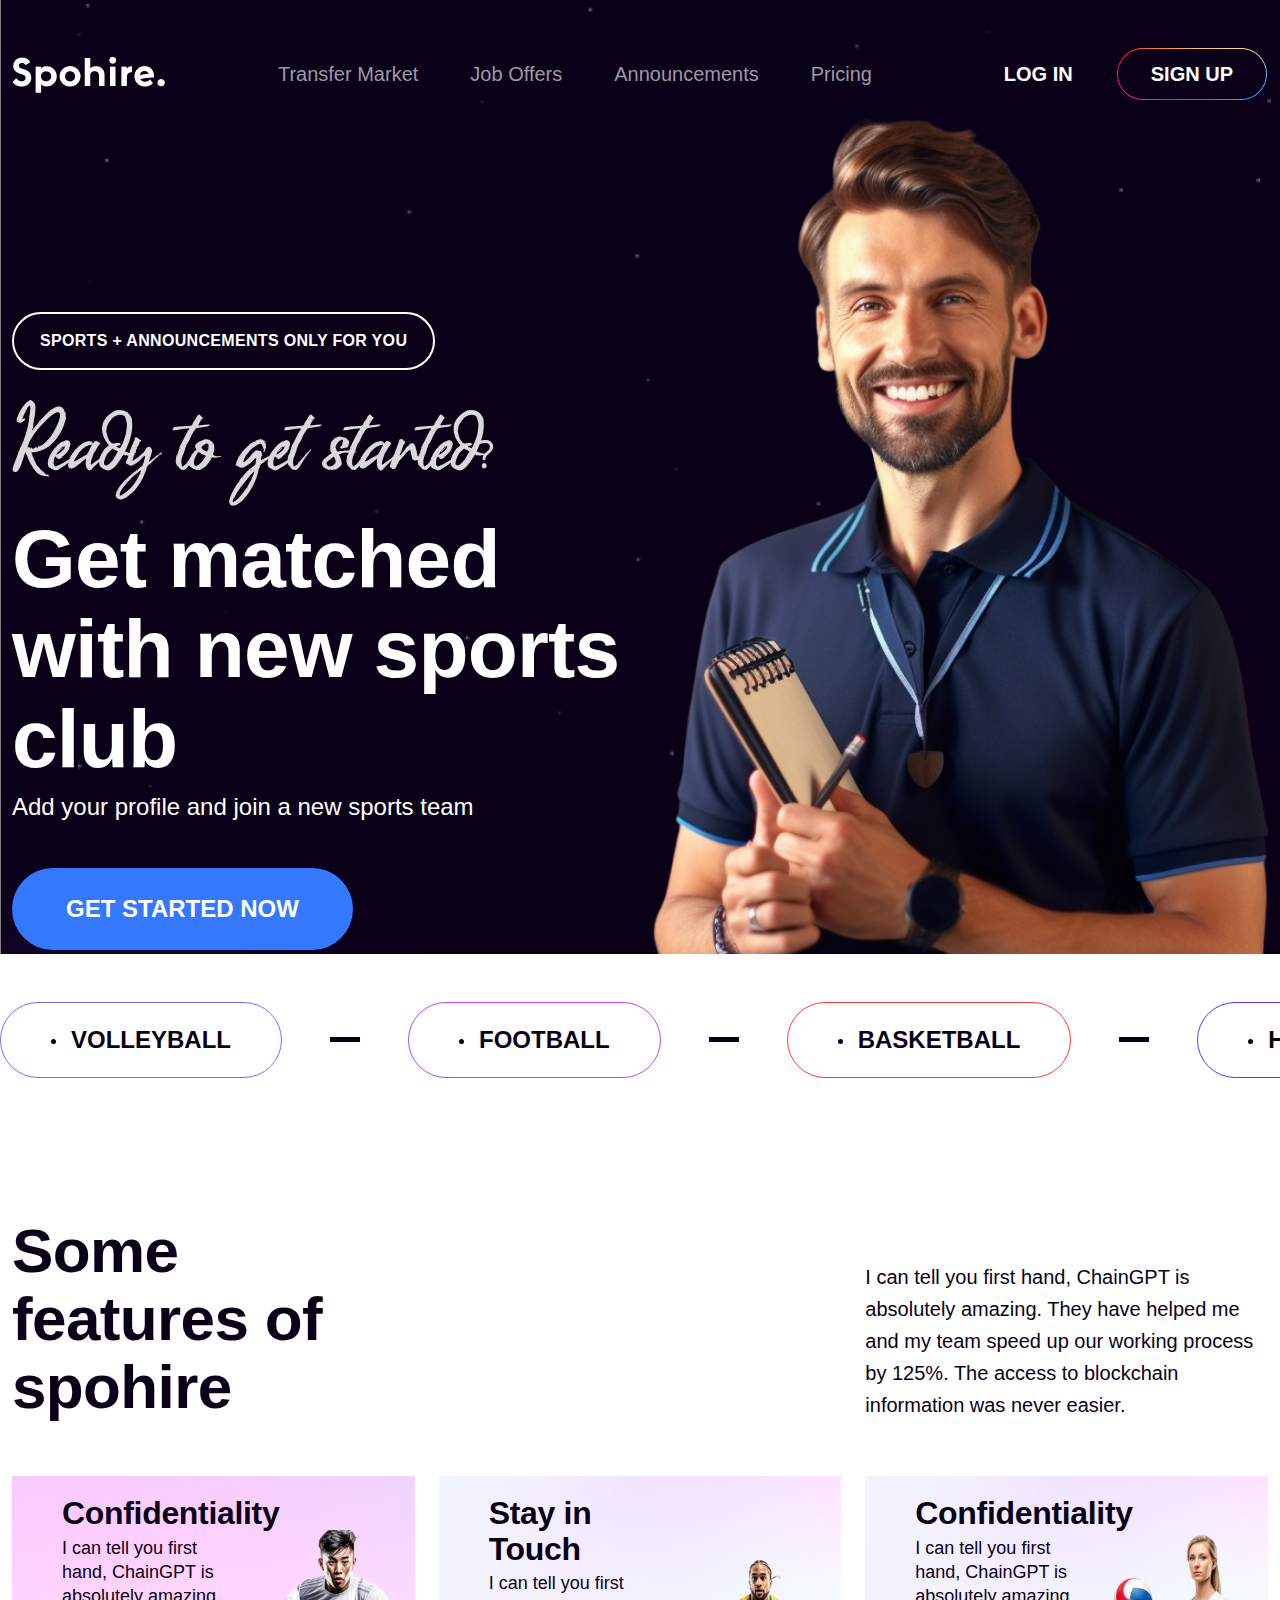
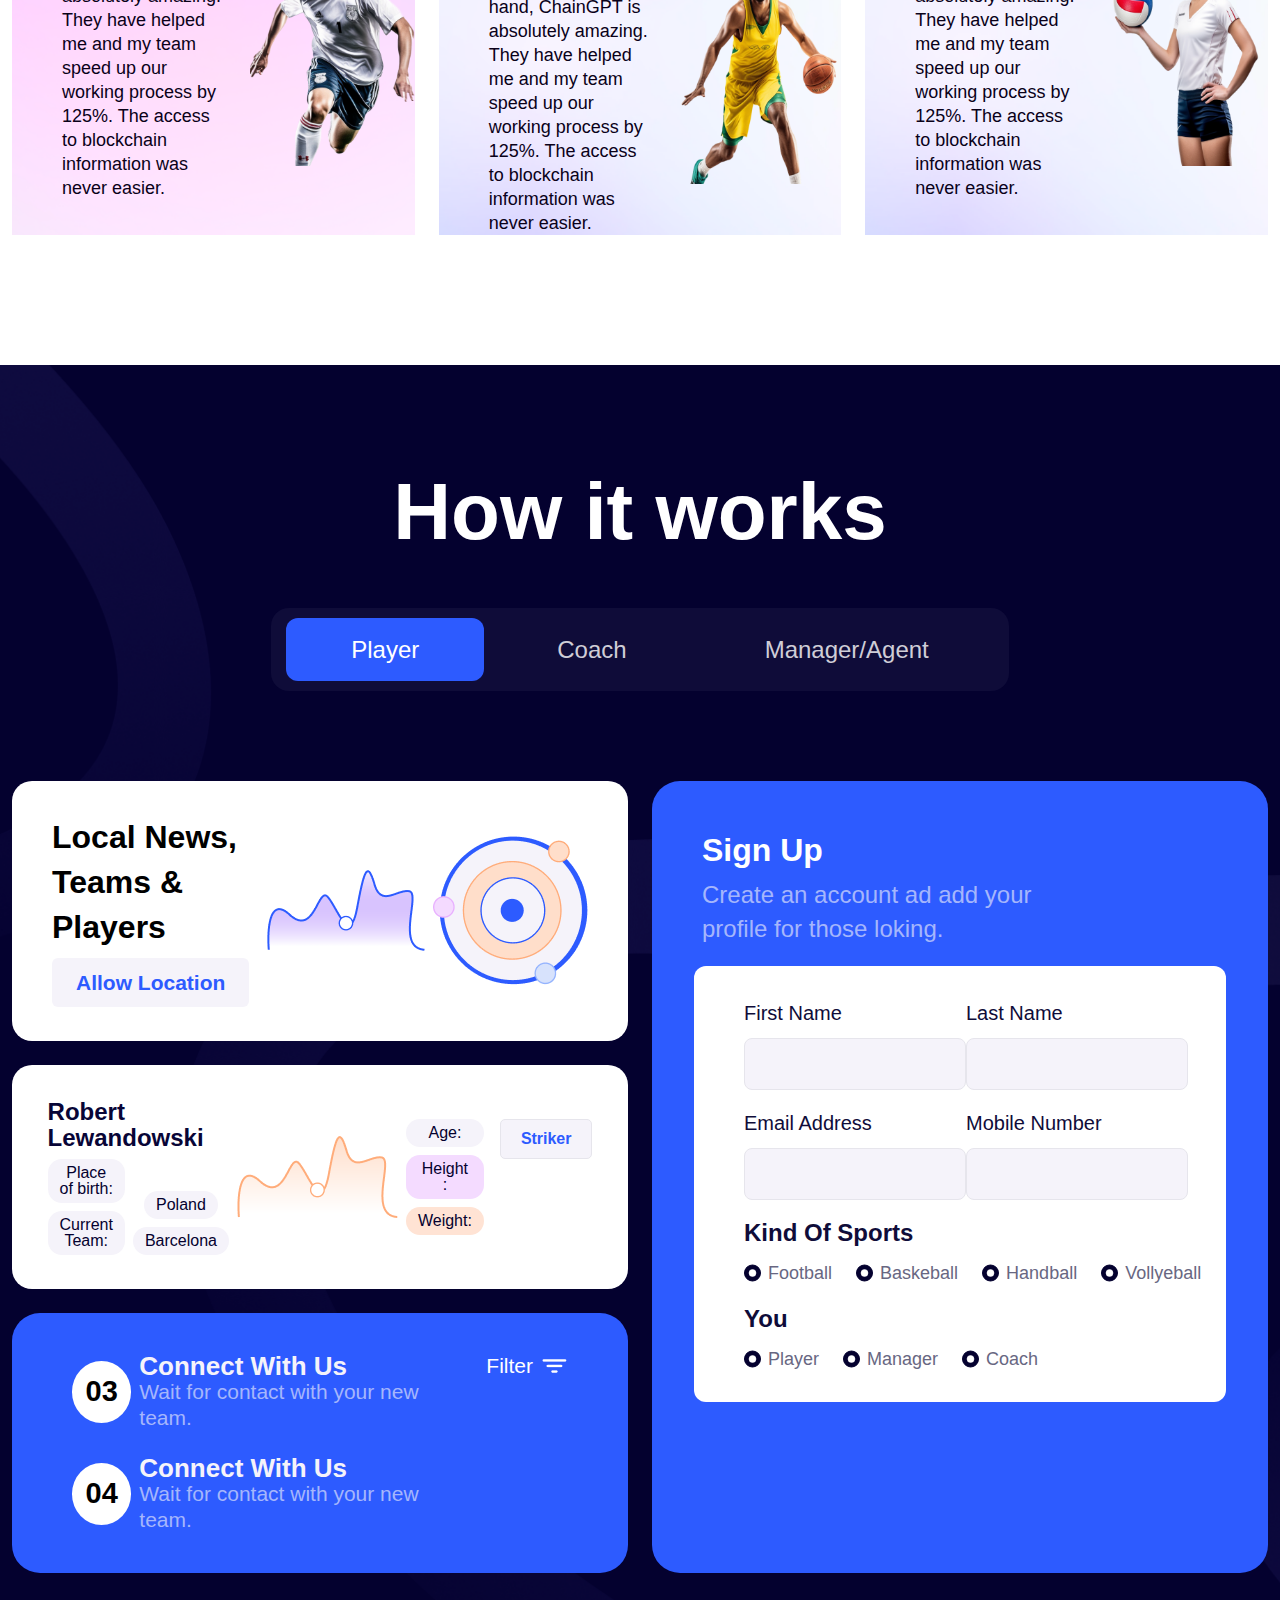
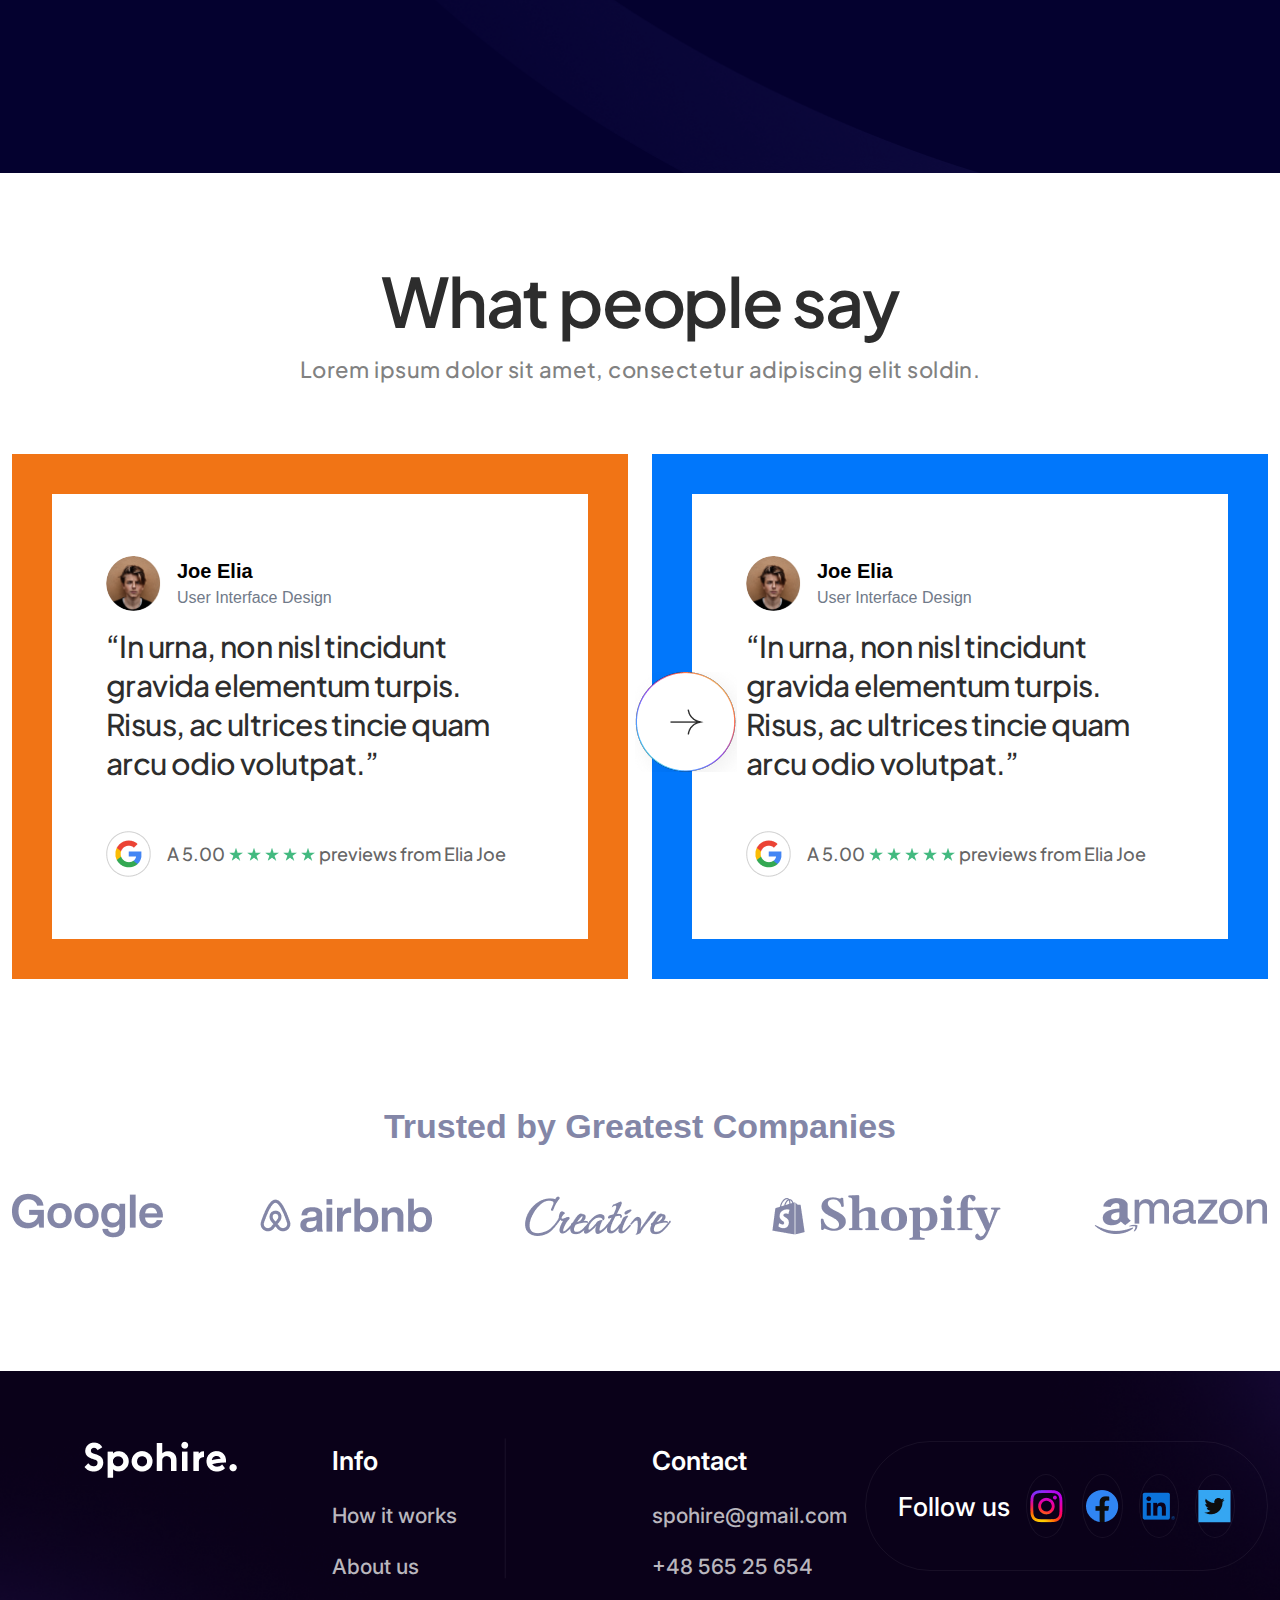
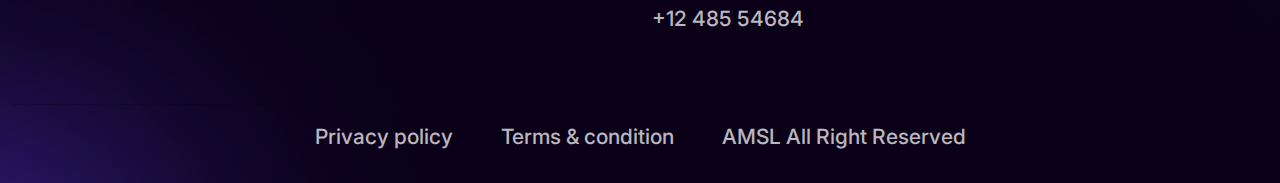
<file: index.html>
<!DOCTYPE html>
<html lang="en">

<head>
    <meta charset="UTF-8">
    <meta name="viewport" content="width=device-width, initial-scale=1.0">
    <link href="https://cdn.jsdelivr.net/npm/bootstrap@5.3.0/dist/css/bootstrap.min.css" rel="stylesheet">
    <link rel="stylesheet" href="https://cdnjs.cloudflare.com/ajax/libs/font-awesome/4.7.0/css/font-awesome.min.css">
    <link rel="shortcut icon" href="#" type="image/x-icon">
    <link rel="stylesheet" href="./css/style.css">
    <link rel="stylesheet" href="./css/responsive.css">
    <title>Home</title>
</head>

<body>
    <main>
        <div class="bgBanner">
            <header>
                <nav class="navbar navbar-expand-lg">
                    <div class="container">
                        <a class="navbar-brand" href="index.html">
                            <img src="./assets/logo.png" alt="Logo" />
                        </a>
                        <button class="navbar-toggler" type="button" data-bs-toggle="collapse"
                            data-bs-target="#navbarSupportedContent" aria-controls="navbarSupportedContent"
                            aria-expanded="false" aria-label="Toggle navigation">
                            <i class="fa fa-bars"></i>
                            <!-- <span class="navbar-toggler-icon"></span> -->
                        </button>
                        <div class="collapse navbar-collapse" id="navbarSupportedContent">
                            <ul class="navbar-nav mx-auto mb-2 mb-lg-0">
                                <li class="nav-item">
                                    <a class="nav-link" href="#">Transfer Market</a>
                                </li>
                                <li class="nav-item">
                                    <a class="nav-link" href="#">Job Offers</a>
                                </li>
                                <li class="nav-item">
                                    <a class="nav-link" href="#">Announcements</a>
                                </li>
                                <li class="nav-item">
                                    <a class="nav-link" href="#">Pricing</a>
                                </li>
                            </ul>
                            <form class="d-flex flex-column flex-lg-row align-items-center gap-2">
                                <button class="logIn">Log in</button>
                                <button class="authBtn btnNone">
                                    <a href="#signUp" type="submit">Sign Up</a>
                                </button>
                            </form>
                        </div>
                    </div>
                </nav>
            </header>



            <!-- Banner Section Start -->
            <section class="banner mb_40">
                <div class="container">
                    <div class="row">
                        <div class="col-12 col-md-6">
                            <div class="bannerContent">
                                <span>Sports + Announcements only for you</span>
                                <img class="mb-2 img-fluid" src="./assets/readytoget.png" alt="Ready to get">
                                <h1>
                                    Get matched with new sports club
                                </h1>
                                <p>Add your profile and join a new sports team</p>
                                <a href="#">Get Started Now</a>
                            </div>
                        </div>
                        <div class="col-12 col-md-6">
                            <div class="text-center">
                                <img class="img-fluid" src="./assets/bannerImg.png" alt="Banner" />
                            </div>
                        </div>
                    </div>
                </div>
            </section>
            <!-- Banner Section End-->
        </div>

        <!-- slider Start -->
        <section class="all_mb">
            <div class="marque-container">
                <div class="moving">
                    <div class="d-flex align-items-center gap-5 ">
                        <div class="playTxt" style="border: 1px solid #6B71FF;">
                            <span>
                                Volleyball
                            </span>
                        </div>
                        <div class="middleLine"></div>
                        <div class="playTxt" style="border: 1px solid #B844FF;">
                            <span>
                                Football
                            </span>
                        </div>
                        <div class="middleLine"></div>
                        <div class="playTxt" style="border: 1px solid #FF3636;">
                            <span>
                                BASKETBALL
                            </span>
                        </div>
                        <div class="middleLine"></div>
                        <div class="playTxt" style="border: 1px solid #563AFF;;">
                            <span>
                                Handball
                            </span>
                        </div>
                        <div class="middleLine"></div>
                        <div class="playTxt" style="border: 1px solid #75DB8B;">
                            <span>
                                Football
                            </span>
                        </div>
                    </div>
                </div>
            </div>
        </section>
        <!-- Slider End -->

        <!-- Features of spohire Start -->
        <section class="feature all_mb">
            <div class="container">
                <div class="featureTop">
                    <div class="row align-items-end mb_60 gy-3">
                        <div class="col-12 col-lg-4">
                            <h2>Some features of spohire</h2>
                        </div>
                        <div class="col-12 col-md-4"></div>
                        <div class="col-12 col-lg-4">
                            <p>I can tell you first hand, ChainGPT is absolutely amazing. They have helped me and my
                                team speed up our working process by 125%. The access to blockchain information was
                                never easier.</p>
                        </div>
                    </div>
                </div>
                <div class="featureBottom">
                    <div class="row gy-3 justify-content-center">
                        <div class="col-12 col-md-6 col-xl-4">
                            <div class="featureBoxStart h-100">
                                <div class="row align-items-center p-0">
                                    <div class="col-6">
                                        <h4 class="mb-1">Confidentiality</h4>
                                        <p>I can tell you first hand, ChainGPT is absolutely amazing. They have helped
                                            me
                                            and my team speed up our working process by 125%. The access to blockchain
                                            information was never easier.</p>
                                    </div>
                                    <div class="col-6">
                                        <img class="img-fluid" src="./assets/fearure1.png" alt="img">
                                    </div>
                                </div>
                            </div>
                        </div>
                        <div class="col-12 col-md-6 col-xl-4">
                            <div class="featureBoxMiddle h-100">
                                <div class="row align-items-center p-0">
                                    <div class="col-6">
                                        <h4 class="mb-1">Stay in Touch</h4>
                                        <p>
                                            I can tell you first hand, ChainGPT is absolutely amazing. They have
                                            helped
                                            me and my team speed up our working process by 125%. The access to
                                            blockchain information was never easier.
                                        </p>
                                    </div>
                                    <div class="col-6">
                                        <img class="img-fluid" src="./assets/fearure2.png" alt="img">
                                    </div>
                                </div>
                            </div>
                        </div>
                        <div class="col-12 col-md-6 col-xl-4 ">
                            <div class="featureBoxEnd h-100">
                                <div class="row align-items-center p-0">
                                    <div class="col-6">
                                        <h4 class="mb-1">Confidentiality</h4>
                                        <p>I can tell you first hand, ChainGPT is absolutely amazing. They have
                                            helped me
                                            and my team speed up our working process by 125%. The access to
                                            blockchain
                                            information was never easier.</p>
                                    </div>
                                    <div class="col-6">
                                        <img class="img-fluid" src="./assets/fearure3.png" alt="img">
                                    </div>
                                </div>
                            </div>
                        </div>
                    </div>
                </div>
            </div>
        </section>
        <!-- Features of spohire End -->

        <!-- How it works Start -->
        <div class="workBg">
            <section id="signUp">
                <div class="container Work_container">
                    <h3>How it works</h3>
                    <div
                        class="tabOutter d-flex flex-column flex-lg-row justify-content-center gap-2 align-items-center mx-auto">
                        <button class="btnaActive">Player</button>
                        <button>Coach</button>
                        <button>Manager/Agent</button>
                    </div>

                    <div class="row gy-4">
                        <div class="col-12 col-xl-6">
                            <div class="d-flex flex-column gap-4 h-100">
                                <div
                                    class="innerWhiteBox d-flex flex-column flex-lg-row justify-content-center align-items-center gap-2 w-100">
                                    <div class="local d-flex flex-column align-items-center align-items-lg-start">
                                        <p class="mb-2">
                                            Local News, Teams & Players
                                        </p>
                                        <button class="d-block">Allow Location</button>

                                    </div>
                                    <img class="img-fluid" src="./assets/local1.png" alt="img">
                                    <img class="img-fluid" src="./assets/local2.png" alt="img">
                                </div>

                                <div
                                    class="innerWhiteBox d-flex flex-column flex-lg-row justify-content-center align-items-center gap-2 w-100">
                                    <div class="playerBox">
                                        <p class="mb-2">
                                            Robert Lewandowski
                                        </p>
                                        <div class="d-flex justify-content-start gap-2">
                                            <div
                                                class="d-flex flex-column justify-content-start gap-2 align-items-center">
                                                <span>Place of birth:</span>
                                                <span>Current Team:</span>
                                            </div>
                                            <div
                                                class="d-flex flex-column justify-content-end gap-2 align-items-center">
                                                <span>Poland</span>
                                                <span>Barcelona</span>
                                            </div>
                                        </div>
                                    </div>
                                    <img class="img-fluid" src="./assets/robert.png" alt="img">
                                    <div class="detailBox d-flex justify-content-between align-items-start gap-3">
                                        <div class="d-flex flex-column justify-content-start gap-2">
                                            <span>Age:</span>
                                            <span style="background: #F4DBFF;">Height :</span>
                                            <span style="background: #FFE3D4;">Weight:</span>
                                        </div>
                                        <div>
                                            <p>Striker</p>
                                        </div>
                                    </div>
                                </div>

                                <div
                                    class="leftBlueBox d-flex flex-column-reverse flex-lg-row  justify-content-between align-items-start gap-4">
                                    <div class="d-flex flex-column gap-4">
                                        <div class="d-flex justify-content-start gap-2 align-items-center">
                                            <div class="numTag ">
                                                <p>03</p>
                                            </div>
                                            <div class="connect">
                                                <p>Connect With Us</p>
                                                <span class="d-block">Wait for contact with your new team.</span>
                                            </div>
                                        </div>
                                        <div class="d-flex justify-content-start gap-2 align-items-center">
                                            <div class="numTag ">
                                                <p>04</p>
                                            </div>
                                            <div class="connect">
                                                <p>Connect With Us</p>
                                                <span class="d-block">Wait for contact with your new team.</span>
                                            </div>
                                        </div>
                                    </div>
                                    <div>
                                        <button class="d-flex justify-content-center gap-2 align-items-center">
                                            Filter
                                            <img src="./assets/filter.png" alt="Filter">
                                        </button>
                                    </div>
                                </div>
                            </div>
                        </div>

                        <div class="col-12 col-xl-6">
                            <div class="howWorkRight h-100">
                                <div class="ps-2">
                                    <p>Sign Up</p>
                                    <span class="d-block">
                                        Create an account ad add your<br /> profile for those loking.
                                    </span>
                                </div>

                                <form>
                                    <div class="d-flex flex-column justify-content-start gap-3">
                                        <div
                                            class="txtInput d-flex flex-column flex-md-row justify-content-between align-items-center">
                                            <div>
                                                <label for="fName">First Name</label>
                                                <input type="text" name="firstName" id="fName">
                                            </div>
                                            <div>
                                                <label for="lName">Last Name</label>
                                                <input type="text" name="lastName" id="lName">
                                            </div>
                                        </div>
                                        <div
                                            class="txtInput d-flex flex-column flex-md-row justify-content-between align-items-center">
                                            <div>
                                                <label for="email">Email Address</label>
                                                <input type="email" name="email" id="email">
                                            </div>
                                            <div>
                                                <label for="cellNo">Mobile Number</label>
                                                <input type="text" name="phone" id="cellNo">
                                            </div>
                                        </div>
                                        <div>
                                            <p>
                                                Kind Of Sports
                                            </p>
                                            <div class="d-flex flex-column flex-md-row justify-content-start gap-4">
                                                <div class="playOption">
                                                    <div>
                                                        <input type="radio" name="football" id="football">
                                                        <label for="football">
                                                            Football
                                                        </label>
                                                    </div>
                                                </div>

                                                <div class="playOption">
                                                    <div>
                                                        <input type="radio" name="Baskeball" id="baskeball">
                                                        <label for="baskeball">
                                                            Baskeball
                                                        </label>
                                                    </div>
                                                </div>

                                                <div class="playOption">
                                                    <div>
                                                        <input type="radio" name="handball" id="handball">
                                                        <label for="handball">
                                                            Handball
                                                        </label>
                                                    </div>
                                                </div>

                                                <div class="playOption">
                                                    <div>
                                                        <input type="radio" name="vollyeball" id="vollyeball">
                                                        <label for="vollyeball">
                                                            Vollyeball
                                                        </label>
                                                    </div>
                                                </div>
                                            </div>
                                        </div>
                                        <div>
                                            <p>You</p>
                                            <div class="d-flex flex-column flex-md-row justify-content-start gap-4">
                                                <div class="playOption">
                                                    <div>
                                                        <input type="radio" name="player" id="player">
                                                        <label for="player">
                                                            Player
                                                        </label>
                                                    </div>
                                                </div>

                                                <div class="playOption">
                                                    <div>
                                                        <input type="radio" name="manager" id="manager">
                                                        <label for="manager">
                                                            Manager
                                                        </label>
                                                    </div>
                                                </div>

                                                <div class="playOption">
                                                    <div>
                                                        <input type="radio" name="coach" id="coach">
                                                        <label for="coach">
                                                            Coach
                                                        </label>
                                                    </div>
                                                </div>


                                            </div>
                                        </div>
                                    </div>
                                </form>
                            </div>
                        </div>
                    </div>
                </div>
            </section>
        </div>
        <!-- How it works End -->

        <!-- What people say Start -->
        <section>
            <div class="container say_container all_mb">
                <div>
                    <div class="sayHeader">
                        <p class="mb-3">What people say</p>
                        <span class="d-block">
                            Lorem ipsum dolor sit amet, consectetur adipiscing elit soldin.
                        </span>
                    </div>
                    <div class="row gy-3">
                        <div class="col-12 col-md-6">
                            <div class="sayInnerBox">
                                <div class="d-flex justify-content-start align-items-center gap-3 mb-3">
                                    <img class="profoleImg" src="./assets/profoleimg.png" alt="Profile" />
                                    <div>
                                        <p>Joe Elia</p>
                                        <span>User Interface Design</span>
                                    </div>
                                </div>
                                <h5 class="mb-5">
                                    “In urna, non nisl tincidunt gravida elementum turpis. Risus, ac ultrices tincie
                                    quam
                                    arcu odio volutpat.”
                                </h5>
                                <div
                                    class="d-flex flex-column flex-md-row justify-content-start align-items-center gap-3">
                                    <img src="./assets/google.png" alt="Logo" />
                                    <div
                                        class="g_review d-flex flex-column flex-lg-row justify-content-start align-items-start align-items-lg-center gap-1">
                                        <span>A 5.00</span>
                                        <div class="d-flex align-items-center gap-1">
                                            <img src="./assets/star.png" alt="star">
                                            <img src="./assets/star.png" alt="star">
                                            <img src="./assets/star.png" alt="star">
                                            <img src="./assets/star.png" alt="star">
                                            <img src="./assets/star.png" alt="star">
                                        </div>
                                        <span>previews from Elia Joe</span>
                                    </div>
                                </div>
                            </div>
                        </div>

                        <div class="col-12 col-md-6">
                            <div class="sayInnerBox sayRightbox" style=" border: 40px solid #0177FB;">
                                <button>
                                    <img src="./assets/sliderbutton.png" alt="Slider">
                                </button>
                                <div class="d-flex justify-content-start align-items-center gap-3 mb-3">
                                    <img class="profoleImg" src="./assets/profoleimg.png" alt="Profile" />
                                    <div>
                                        <p>Joe Elia</p>
                                        <span>User Interface Design</span>
                                    </div>
                                </div>
                                <h5 class="mb-5">
                                    “In urna, non nisl tincidunt gravida elementum turpis. Risus, ac ultrices tincie
                                    quam
                                    arcu odio volutpat.”
                                </h5>
                                <div
                                    class="d-flex flex-column flex-md-row justify-content-start align-items-center gap-3">
                                    <img src="./assets/google.png" alt="Logo" />
                                    <div
                                        class="g_review d-flex flex-column flex-lg-row justify-content-start align-items-start align-items-lg-center gap-1">
                                        <span>A 5.00</span>
                                        <div class="d-flex align-items-center gap-1">
                                            <img src="./assets/star.png" alt="star">
                                            <img src="./assets/star.png" alt="star">
                                            <img src="./assets/star.png" alt="star">
                                            <img src="./assets/star.png" alt="star">
                                            <img src="./assets/star.png" alt="star">
                                        </div>
                                        <span>previews from Elia Joe</span>
                                    </div>
                                </div>
                            </div>
                        </div>
                    </div>
                </div>
            </div>
        </section>
        <!-- What people say End -->

        <!-- Trusted by Greatest Companies Start -->
        <section>
            <div class="container say_container all_mb">
                <p class="trustContent mb-5">Trusted by Greatest Companies</p>
                <div class="d-flex flex-column flex-lg-row justify-content-between align-items-center gap-3">
                    <img class="img-fluid" src="./assets/trustCompany1.png" alt="Logo">
                    <img class="img-fluid" src="./assets/trustCompany2.png" alt="Logo">
                    <img class="img-fluid" src="./assets/trustCompany3.png" alt="Logo">
                    <img class="img-fluid" src="./assets/trustCompany4.png" alt="Logo">
                    <img class="img-fluid" src="./assets/trustCompany5.png" alt="Logo">
                </div>
            </div>
        </section>
        <!-- Trusted by Greatest Companies End -->


    </main>

    <footer>
        <div class="container">
            <div class="row gy-5">
                <div class="col-12 col-xl-3 text-center">
                    <img class="mx-auto" src="./assets/footerLogo.png" alt="LOGO">
                </div>
                <div class="col-12 col-lg-3 col-xl-3">
                    <ul class="text-center text-lg-start">
                        <li>Info</li>
                        <li><a href="#">How it works</a></li>
                        <li><a href="#"> About us</a></li>
                    </ul>
                </div>

                <div class="col-12 col-lg-3 col-xl-2">
                    <ul class="text-center text-lg-start">
                        <li>
                            Contact
                        </li>
                        <li>
                            <a href="#">
                                spohire@gmail.com
                            </a>
                        </li>
                        <li>
                            <a href="#">
                                +48 565 25 654
                            </a>
                        </li>
                        <li>
                            <a href="#">
                                +12 485 54684
                            </a>
                        </li>
                    </ul>
                </div>

                <div class="col-12 col-lg-6 col-xl-4">
                    <div></div>
                    <div class="followBox d-flex flex-column flex-md-row justify-content-between align-items-center gap-3">
                        <p>Follow us</p>
                        <a href="#">
                            <img src="./assets/ig.png" alt="Instagram">
                        </a>
                        <a href="#">
                            <img src="./assets/fb.png" alt="FaceBook">
                        </a>
                        <a href="#">
                            <img src="./assets/linkedin.png" alt="LinkedIn">
                        </a>
                        <a href="#">
                            <img src="./assets/twitter.png" alt="Twitter">
                        </a>
                    </div>
                </div>
            </div>
            <hr>
            <div class="fooBottom d-flex flex-column flex-lg-row justify-content-center align-items-center gap-3 gap-lg-5">
                <a href="#">Privacy policy</a>
                <a href="#">Terms & condition</a>
                <a href="#">AMSL All Right Reserved</a>
            </div>
        </div>
    </footer>


    <script src="https://cdn.jsdelivr.net/npm/bootstrap@5.3.0/dist/js/bootstrap.bundle.min.js"></script>
</body>

</html>
</file>
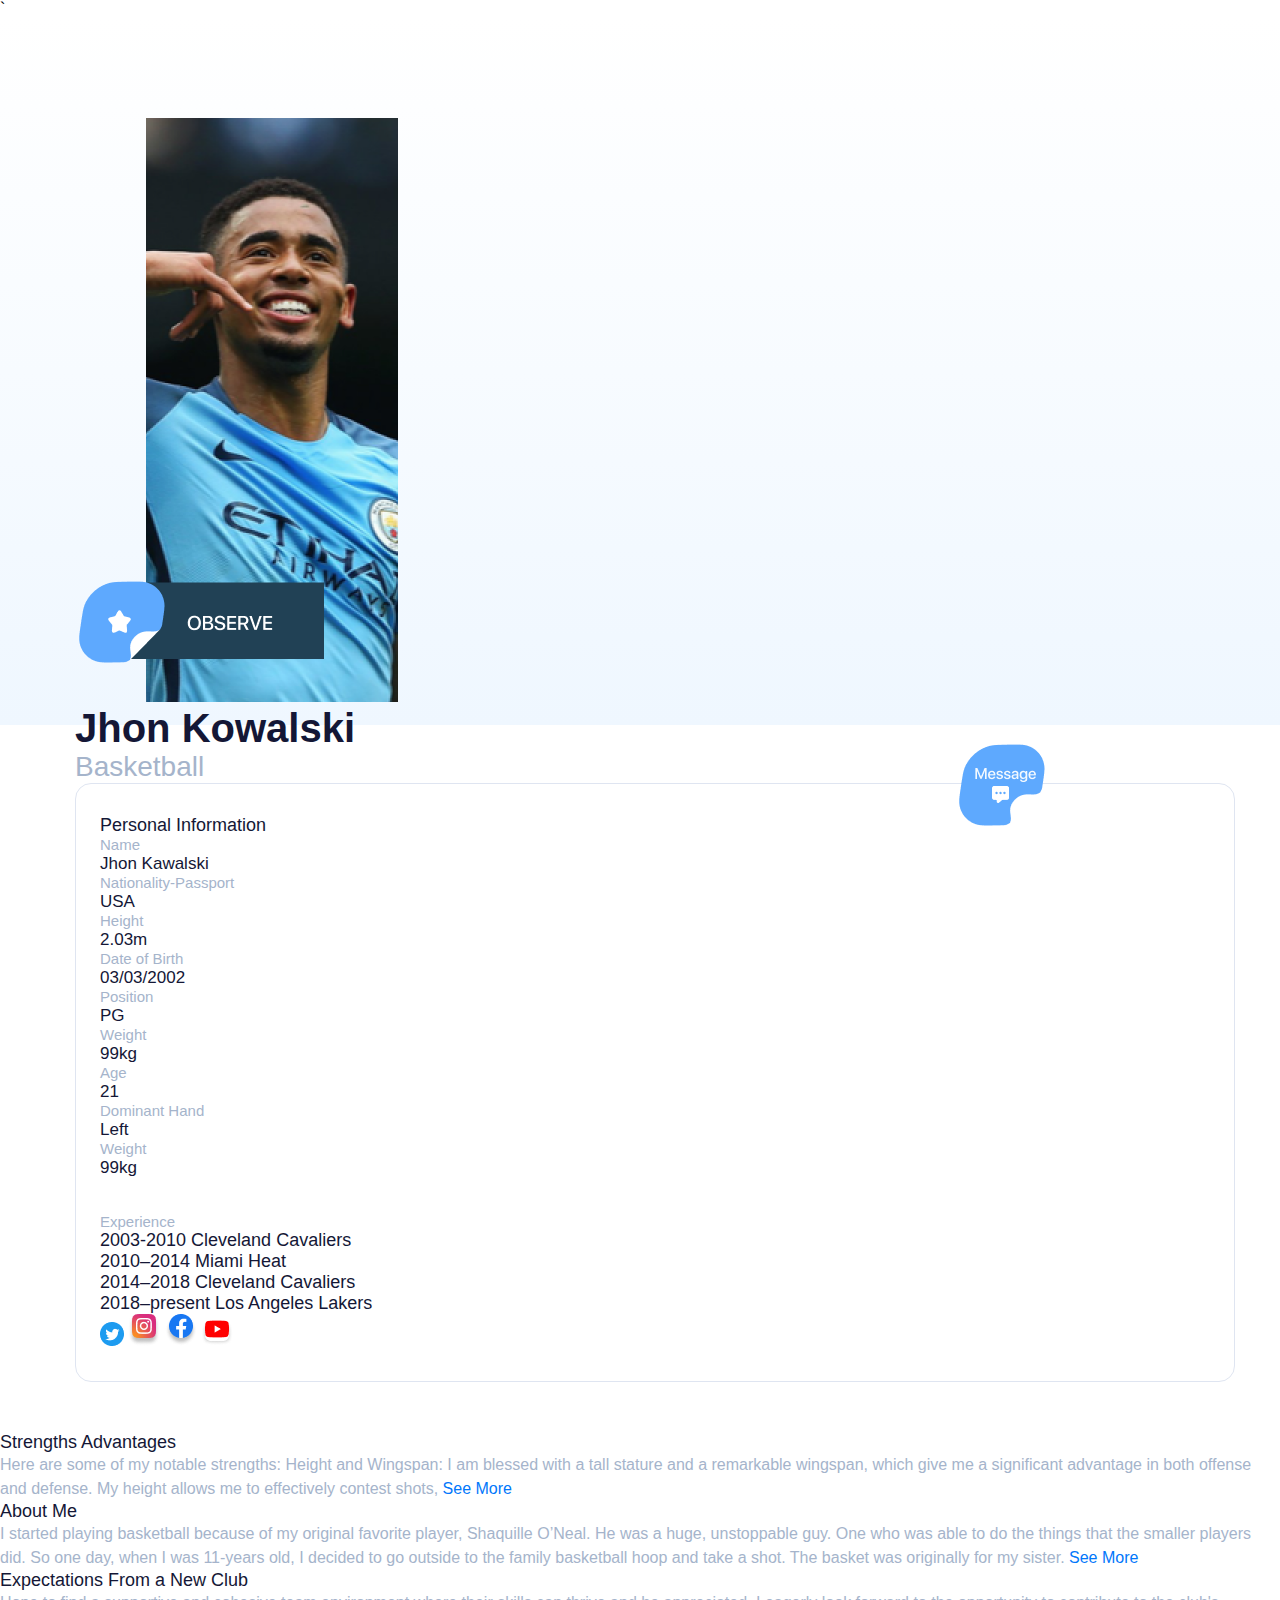
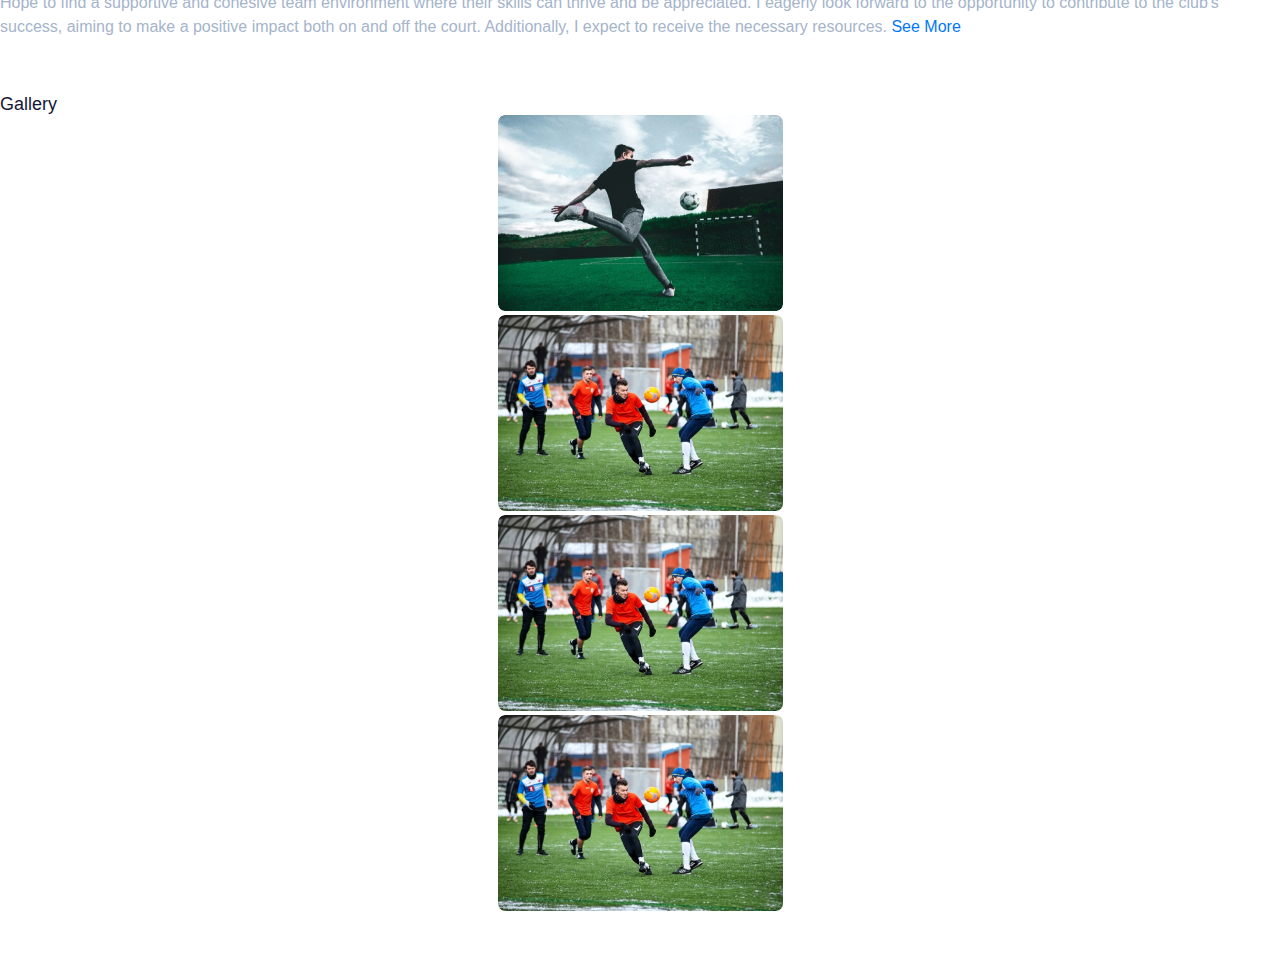
<file: jobOffer.html>
<!DOCTYPE html>
<html lang="en">

<head>
    <meta charset="UTF-8">
    <meta name="viewport" content="width=device-width, initial-scale=1.0">
    <title>Document</title>
    <link rel="stylesheet" href="./css/dashboard.css">
    <link rel="stylesheet" href="./css/responsive.css">
    <link href="https://cdn.jsdelivr.net/npm/bootstrap@5.3.2/dist/css/bootstrap.min.css" rel="stylesheet"
        integrity="sha384-T3c6CoIi6uLrA9TneNEoa7RxnatzjcDSCmG1MXxSR1GAsXEV/Dwwykc2MPK8M2HN" crossorigin="anonymous">
`   <title>Job Offer</title>
</head>
</head>

<body>

    <div class="dashobard_layout">
        <div class="container-fluid">
            <div class="row">
                <div class="col-lg-2 p-0">
                </div>
                <div class="col-lg-10 p-0">
                    <!-- Personal Info Start -->
                    <div class="job_offer">
                        <div class="row">
                            <div class="col-12 col-lg-4 ">
                                <div class=" text-center text-lg-end">
                                    <img class="img-fluid" src="./assets/profile_jobOffer.png" alt="Profile" />
                                </div>
                            </div>
                            <div class="col-12 col-lg-8">
                                <p class="text_color_36 f_sfPro fs_40 mb-2">Jhon Kowalski</p>
                                <span class="d-block f_sfPro text_color_cb fs_28 mb-4">Basketball </span>
                                <div class="personalInfo">
                                    <p class="f_sfPro text_color_36 fs_18">Personal Information</p>
                                    <button class="message">
                                        <img class="img-fluid" src="./assets/message.png" alt="Message" />
                                    </button>
                                    <div class="row mb_40">
                                        <div class="col-12 col-md-4">
                                            <div class="d-flex flex-column align-items-start gap-3">
                                                <div>
                                                    <span class="f_sfPro text_color_cb fs_15">Name</span>
                                                    <p class="f_sfPro text_color_36 fs_17">Jhon Kawalski</p>
                                                </div>

                                                <div>
                                                    <span
                                                        class="f_sfPro text_color_cb fs_15">Nationality-Passport</span>
                                                    <p class="f_sfPro text_color_36 fs_17">USA</p>
                                                </div>

                                                <div>
                                                    <span class="f_sfPro text_color_cb fs_15">Height</span>
                                                    <p class="f_sfPro text_color_36 fs_17">2.03m</p>
                                                </div>
                                            </div>
                                        </div>

                                        <div class="col-12 col-md-4">
                                            <div class="d-flex flex-column align-items-start gap-3">
                                                <div>
                                                    <span class="f_sfPro text_color_cb fs_15">Date of Birth</span>
                                                    <p class="f_sfPro text_color_36 fs_17">03/03/2002</p>
                                                </div>

                                                <div>
                                                    <span class="f_sfPro text_color_cb fs_15">Position</span>
                                                    <p class="f_sfPro text_color_36 fs_17">PG</p>
                                                </div>

                                                <div>
                                                    <span class="f_sfPro text_color_cb fs_15">Weight</span>
                                                    <p class="f_sfPro text_color_36 fs_17">99kg</p>
                                                </div>
                                            </div>
                                        </div>

                                        <div class="col-12 col-md-4">
                                            <div class="d-flex flex-column align-items-start gap-3">
                                                <div>
                                                    <span class="f_sfPro text_color_cb fs_15">Age</span>
                                                    <p class="f_sfPro text_color_36 fs_17">21</p>
                                                </div>

                                                <div>
                                                    <span class="f_sfPro text_color_cb fs_15">Dominant Hand </span>
                                                    <p class="f_sfPro text_color_36 fs_17">Left</p>
                                                </div>

                                                <div>
                                                    <span class="f_sfPro text_color_cb fs_15">Weight</span>
                                                    <p class="f_sfPro text_color_36 fs_17">99kg</p>
                                                </div>
                                            </div>
                                        </div>
                                    </div>

                                    <div>
                                        <p class="f_sfPro text_color_cb fs_15 mb-2">
                                            Experience
                                        </p>
                                        <div class="d-flex flex-column flex-lg-row align-items-start gap-5">
                                            <div>
                                                <p class="f_sfPro text_color_36 fs_18">2003-2010 Cleveland Cavaliers
                                                </p>
                                                <p class="f_sfPro text_color_36 fs_18">2010–2014 Miami Heat </p>
                                                <p class="f_sfPro text_color_36 fs_18">2014–2018 Cleveland Cavaliers
                                                </p>
                                                <p class="f_sfPro text_color_36 fs_18">2018–present Los Angeles
                                                    Lakers</p>
                                            </div>
                                            <div class="d-flex gap-2">
                                                <a href="#">
                                                    <img src="./assets/tw_jobOffer.png" alt="Twitter">
                                                </a>
                                                <a href="#">
                                                    <img src="./assets/ig_jobOffer.png" alt="Instagram">
                                                </a>
                                                <a href="#">
                                                    <img src="./assets/fb_JobOffer.png" alt="FaceBook">
                                                </a>
                                                <a href="#">
                                                    <img src="./assets/youtube.png" alt="Youtube">
                                                </a>
                                            </div>
                                        </div>
                                    </div>
                                </div>
                            </div>
                        </div>
                    </div>
                    <!-- Personal Info End -->

                    <!-- Strengths, About Me part Start -->
                    <div class="strAbout mb_60">
                        <div class="row justify-content-center">
                            <div class="col-12 col-md-6 col-lg-4">
                                <p class="f_sfPro text_color_36 fs_18 mb-2">Strengths Advantages</p>
                                <p class="f_sfPro text_color_cb fs_16">
                                    Here are some of my notable strengths: Height and Wingspan: I am blessed with a tall
                                    stature and a remarkable wingspan, which give me a significant advantage in both
                                    offense and defense. My height allows me to effectively contest shots,
                                    <a href="#" class="f_sfPro fs_16" style="color: #0177FB"> See More</a>
                                </p>
                            </div>
                            <div class="col-12 col-md-6 col-lg-4">
                                <p class="f_sfPro text_color_36 fs_18 mb-2">About Me</p>
                                <p class="f_sfPro text_color_cb fs_16">
                                    I started playing basketball because of my original favorite player, Shaquille
                                    O’Neal. He was a huge, unstoppable guy. One who was able to do the things that the
                                    smaller players did. So one day, when I was 11-years old, I decided to go outside to
                                    the family basketball hoop and take a shot. The basket was originally for my sister.
                                    <a href="#" class="f_sfPro fs_16" style="color: #0177FB"> See More</a>
                                </p>
                            </div>

                            <div class="col-12 col-md-6 col-lg-4">
                                <p class="f_sfPro text_color_36 fs_18 mb-2">Expectations From a New Club</p>
                                <p class="f_sfPro text_color_cb fs_16">
                                    Hope to find a supportive and cohesive team environment where their skills can
                                    thrive and be appreciated. I eagerly look forward to the opportunity to contribute
                                    to the club's success, aiming to make a positive impact both on and off the court.
                                    Additionally, I expect to receive the necessary resources.
                                    <a href="#" class="f_sfPro fs_16" style="color: #0177FB"> See More</a>
                                </p>
                            </div>
                        </div>
                    </div>
                    <!-- Strengths, About Me part End -->


                    <!-- Slider Start -->
                    <p class="f_sfPro text_color_36 fs_18 mb-4">Gallery</p>
                    <div class="row gy-3 mb_60">
                        <div class="col-12 col-md-6 col-lg-3">
                            <div class="job_offerSlider">
                                <img src="./assets/slader1.png" alt="img" />
                            </div>
                        </div>
                        <div class="col-12 col-md-6 col-lg-3">
                            <div class="job_offerSlider">
                                <img src="./assets/slider2.png" alt="img" />
                            </div>
                        </div>
                        <div class="col-12 col-md-6 col-lg-3">
                            <div class="job_offerSlider">
                                <img src="./assets/slider2.png" alt="img" />
                            </div>
                        </div>
                         <div class="col-12 col-md-6 col-lg-3">
                            <div class="job_offerSlider">
                                <img src="./assets/slider2.png" alt="img" />
                            </div>
                        </div>
                    </div>

                    <!-- Slider End -->

                </div>
            </div>
        </div>

    </div>
    <script src="https://cdn.jsdelivr.net/npm/bootstrap@5.3.2/dist/js/bootstrap.bundle.min.js"
        integrity="sha384-C6RzsynM9kWDrMNeT87bh95OGNyZPhcTNXj1NW7RuBCsyN/o0jlpcV8Qyq46cDfL"
        crossorigin="anonymous"></script>
</body>

</html>
</file>
<file: css/style.css>
@import url('https://fonts.cdnfonts.com/css/gilroy:wght@200;300;400;500;600;700;800&display=swap');
@import url('https://fonts.googleapis.com/css2?family=Inter:wght@500;600;700&display=swap');
@import url('https://fonts.googleapis.com/css2?family=Plus+Jakarta+Sans:wght@400;500;600&display=swap');

/* How it works section font family did not add i didn't get cdn */

* {
    margin: 0;
    padding: 0;
    box-sizing: border-box;
}

body {
    font-family: 'Gilroy', sans-serif;
    /* font-family: 'Plus Jakarta Sans', sans-serif; */
}


h1,
h2,
h3,
h4,
h5,
h6,
p {
    margin: 0;
}

ul {
    list-style: none;
    padding: 0;
}

ul li {
    margin: 0;
}

a {
    text-decoration: none;
}

:root {
    --color_19: #0A0119;
    --color_19_7: #0a01195e;
    --color_36: #141736;
    --color_cb: #A5B4CB;
    --color_f1: #DFE5F1;
}


.text_color_19 {
    color: var(--color_19);
}

.text_color_19_7 {
    color: var(--color_19_7);
}

.text_color_36 {
    color: var(--color_36);
}

.text_color_cb {
    color: var(--color_cb);
}

.text_color_f1 {
    color: var(--color_f1);
}


.container {
    max-width: 1720px;
}

.Work_container {
    max-width: 1472px;
}

.say_container {
    max-width: 1320px;
}

.mb_40 {
    margin-bottom: 35px;
}

.mb_60 {
    margin-bottom: 55px;
}

.all_mb {
    margin-bottom: 130px;
}

/* Header Start */

.bgBanner {
    background-image: url("../assets/bannerbg.png");
}

.navbar {
    padding: 47px 0 11px 0;
}


.nav-link {
    padding: 0;
    font-size: 20px;
    color: #9d99a3;
    text-align: center;
    font-weight: 500;
    line-height: 120%;
}

.navbar-nav {
    gap: 52px;
}

.nav-link:hover {
    color: #FFF;
}

.navbar-nav .nav-link.active,
.navbar-nav .nav-link.show {
    color: #FFF !important;
}

.navbar-expand-lg .navbar-nav .nav-link {
    padding-right: 0;
    padding-left: 0;
}

.navbar-toggler {
    border: none;
}

.navbar-toggler i {
    color: #FFF;
}

:focus-visible {
    outline: none;
}

.navbar-toggler:focus {
    box-shadow: none;
}

.authBtn {
    background-image: url("../assets/signinBtn.png");
    background-repeat: no-repeat;
    background-position: center;
    /* background-size: cover; */
}

.authBtn.btnNone {
    background-color: transparent;
    border: none;
}

.authBtn a,
.logIn {
    background: transparent;
    border: none;
    padding: 15px 35px;
    color: #FFF;
    font-family: 'Gilroy', sans-serif;
    text-align: center;
    font-size: 20px;
    font-weight: 600;
    line-height: 120%;
    text-transform: uppercase;
    transition: 0.4s ease-in-out;
}

.authBtn button:hover,
.logIn:hover {
    opacity: .9;
}

/* Header End */


/* Banner Start */


.banner .bannerContent {
    padding-top: 200px;
}

.banner .bannerContent span {
    display: inline-block;
    padding: 12px 26px;
    border-radius: 50px;
    border: 2px solid #FFF;
    color: #FFF;
    font-size: 16px;
    font-weight: 600;
    line-height: 30px;
    letter-spacing: 0.32px;
    text-transform: uppercase;
    margin-bottom: 30px;
}

.banner .bannerContent h1 {
    color: #FFF;
    font-size: 82px;
    font-weight: 700;
    line-height: 110%;
    letter-spacing: -0.82px;
}

.banner .bannerContent p {
    color: #FFF;
    font-size: 24px;
    font-weight: 500;
    line-height: 180%;
    margin-bottom: 40px;
}

.banner .bannerContent a {
    display: inline-block;
    padding: 25px 54px;
    border-radius: 60px;
    background: #3378FF;
    color: #FFF;
    text-align: center;
    font-size: 24px;
    font-weight: 700;
    line-height: 32px;
    text-transform: uppercase;
    transition: 0.4s ease-in-out;
}

.banner .bannerContent a:hover {
    opacity: 0.9;
}


.marque-container {
    display: flex;
    padding: 1vw 0 0.7vw;
}


.playTxt {
    border-radius: 50px;
    padding: 21px 50px;
}

.playTxt span {
    color: #0A0119;
    text-align: center;
    font-size: 24px;
    font-weight: 700;
    line-height: 32px;
    text-transform: uppercase;
    position: relative;
    padding-left: 20px;
    white-space: nowrap;
}

.middleLine {
    width: 30px;
    height: 5px;
    background-color: #0A0119;
}

.playTxt span::before {
    content: "";
    width: 5px;
    height: 5px;
    border-radius: 50%;
    background-color: #0A0119;
    position: absolute;
    top: 50%;
    left: 0;
}

/* Banner End */


/* Feature Start */
.feature {
    color: #0A0119;
}

.feature .featureTop h2 {
    font-size: 62px;
    font-weight: 700;
    line-height: 110%;
    letter-spacing: -0.62px;
}

.feature .featureTop p {
    font-size: 20px;
    font-weight: 500;
    line-height: 160%;
}

.feature .featureBottom h4 {
    font-size: 32px;
    font-weight: 700;
    line-height: 110%;
    letter-spacing: -0.32px;
}

.feature .featureBottom p {
    font-size: 18px;
    font-weight: 500;
    line-height: 24px;
}

.feature .featureBoxStart {
    background: url("../assets/fearurebg1.png");
    background-repeat: no-repeat;
    background-position: center;
    background-size: cover;
    padding: 20px 0 0 50px;
}

.feature .featureBoxMiddle {
    background: url("../assets/fearurebg2.png");
    background-repeat: no-repeat;
    background-position: center;
    background-size: cover;
    padding: 20px 0 0 50px;
}

.feature .featureBoxEnd {
    background: url("../assets/fearurebg2.png");
    background-repeat: no-repeat;
    background-position: center;
    background-size: cover;
    padding: 20px 0 0 50px;
}

/* Feature End */


/* Hoe it Works Start */

.workBg {
    background: url("../assets/howitworkBg.png");
    background-repeat: no-repeat;
    background-position: center;
    background-size: cover;
    padding: 100px 0 200px 0;
    margin-bottom: 90px;
}


.workBg h3 {
    color: #FFF;
    text-align: center;
    font-size: 80px;
    font-weight: 700;
    line-height: 93px;
    margin-bottom: 50px;
}

.workBg .tabOutter {
    padding: 10px 15px;
    border-radius: 18px;
    background: #0F0C39;
    width: max-content;
    margin-bottom: 90px;
}

.workBg .tabOutter button {
    border: none;
    border-radius: 12px;
    background: transparent;
    padding: 20px 65px;
    color: #cfced7;
    text-align: center;
    font-size: 24px;
    font-weight: 500;
    line-height: 23px;
    transition: 0.4s ease-in-out;
}

.workBg .tabOutter .btnaActive,
.workBg .tabOutter button:hover {
    border-radius: 12px;
    background: #2D5BFF;
    color: #FFF;
}

.workBg .innerWhiteBox {
    padding: 34px 40px;
    border-radius: 20px;
    background: #FFF;
    width: max-content;
}

.workBg .local p {
    color: #000;
    font-size: 32px;
    font-weight: 700;
    line-height: 45px;
}

.workBg .local button {
    border: none;
    padding: 14px 24px;
    border-radius: 6px;
    background: #F5F3FA;
    color: #2D5BFF;
    text-align: center;
    font-size: 21px;
    font-weight: 700;
    line-height: 21px;
    transition: 0.4s ease-in-out;
}

.workBg .local button:hover {
    opacity: 0.9;
}

.workBg .playerBox p {
    color: #080537;
    font-size: 24px;
    font-weight: 700;
    line-height: 26px;
}

.workBg .playerBox span,
.workBg .detailBox span {
    padding: 6px 12px;
    border-radius: 14px;
    background: #F5F3FA;
    color: #04012F;
    font-size: 16px;
    font-weight: 500;
    line-height: 16px;
    display: inline-block;
    text-align: center;
}

.workBg .detailBox p {
    padding: 10px 20px;
    color: #2D5BFF;
    font-size: 15.967px;
    font-weight: 700;
    line-height: 18px;
    border-radius: 5px;
    border: 1px solid #E6E5EC;
    background: #F5F3FA;
}

.workBg .leftBlueBox {
    padding: 40px 60px;
    border-radius: 28px;
    background: #2D5BFF;
}

.workBg .leftBlueBox button {
    border: none;
    background: transparent;
    color: #FFF;
    text-align: center;
    font-size: 21px;
    font-weight: 500;
    line-height: 24px;
    transition: 0.4s ease-in-out;
}

.workBg .leftBlueBox button:hover {
    opacity: 0.9;
}

.numTag {
    width: 62px;
    height: 62px;
    border-radius: 50%;
    background: #FFF;
    display: flex;
    flex-direction: column;
    align-items: center;
}

.numTag p {
    color: #000;
    text-align: center;
    font-size: 29px;
    font-weight: 700;
    line-height: 29px;
    margin: auto;
}


.workBg .connect p {
    color: #F5F3FA;
    text-align: start;
    font-size: 26px;
    font-weight: 700;
    line-height: 26px;
}

.workBg .connect span {
    color: #a5b6fc;
    font-size: 21px;
    font-weight: 500;
    line-height: 26px;
}

.workBg .howWorkRight {
    padding: 53px 42px 42px 42px;
    border-radius: 28px;
    background: #2D5BFF;
}

.workBg .howWorkRight p {
    color: #FFF;
    font-size: 32px;
    font-weight: 700;
    line-height: 32px;
    margin-bottom: 12px;
}


.workBg .howWorkRight span {
    color: #a5b6fc;
    font-size: 24px;
    font-weight: 500;
    line-height: 34px;
    margin-bottom: 20px;
}

.workBg .howWorkRight form {
    padding: 30px 50px;
    border-radius: 12px;
    background: #FFF;
}

.workBg .howWorkRight form .txtInput label {
    display: block;
    color: #0F0C39;
    font-size: 20px;
    font-weight: 500;
    line-height: 34px;
    margin-bottom: 8px;
}

.workBg .howWorkRight form .txtInput input {
    color: #0F0C39;
    font-size: 18px;
    font-weight: 500;
    line-height: 34px;
    border-radius: 8px;
    border: 1px solid #E6E5EC;
    background: #F5F3FA;
    width: 222px;
    height: 52px;
    padding: 10px;
}

.workBg .howWorkRight form p {
    color: #0F0C39;
    font-size: 24px;
    font-weight: 700;
    line-height: 34px;
}

/* custom radio button start */

.playOption label {
    color: #686782;
    font-size: 18px;
    font-weight: 500;
    line-height: 18px;
    padding-left: 24px;
    cursor: pointer;
    position: relative;
}


.playOption input[type="radio"] {
    display: none;
}

.playOption label::before {
    content: "";
    position: absolute;
    width: 17px;
    height: 17px;
    background-color: #04012F;
    border: 1.5px solid #04012F;
    border-radius: 50%;
    top: 50%;
    left: 0;
    transform: translateY(-50%);
    transition: border-color 400ms ease;
}

.playOption label::after {
    content: "";
    position: absolute;
    width: 15px;
    height: 15px;
    background-color: #FFF;
    border: 1.5px solid #FFF;
    border-radius: 50%;
    top: 50%;
    left: 1px;
    transform: translateY(-50%) scale(0.5);
    transition: transform 400ms ease;
}

.playOption input[type="radio"]:checked+label::before {
    border-color: #2D5BFF;
    background-color: #2D5BFF;
}

.payment_option form input:checked~.label-text {
    color: #686782;
}


/* custom radio button end */

/* Hoe it Works End */

/* What people say Start */

.sayHeader {
    margin-bottom: 70px;
}

.sayHeader p {
    color: #2D2D2D;
    font-family: 'Plus Jakarta Sans', sans-serif !important;
    font-size: 68px;
    font-weight: 600;
    line-height: 75px;
    letter-spacing: -2.046px;
    text-align: center;
}

.sayHeader span {
    color: #818181;
    text-align: center;
    font-family: 'Plus Jakarta Sans', sans-serif !important;
    font-size: 22px;
    font-weight: 500;
    line-height: 30px;
    letter-spacing: 0.455px;
}

.sayInnerBox {
    border: 40px solid #F17415;
    padding: 62px 54px;
}

.sayInnerBox .profoleImg {
    height: 55px;
    width: 55px;
    border-radius: 50%;
}

.sayInnerBox p {
    color: #000;
    font-size: 20px;
    font-weight: 600;
    line-height: 30px;
}

.sayInnerBox span {
    color: #717a89;
    font-size: 16px;
    font-weight: 500;
    line-height: 20px;
}

.sayInnerBox h5 {
    color: #2D2D2D;
    font-family: 'Plus Jakarta Sans', sans-serif !important;
    font-size: 30px;
    font-weight: 500;
    line-height: 39px;
    letter-spacing: -0.606px;
}

.g_review span {
    color: #666;
    font-family: 'Plus Jakarta Sans', sans-serif !important;
    font-size: 18px;
    font-weight: 500;
    line-height: 30px;
}

.sayRightbox {
    position: relative;
}

.sayRightbox button {
    position: absolute;
    top: 40%;
    left: -57px;
    border: none;
    background: transparent;
}

/* Trusted by Greatest Companies Start  */
.trustContent {
    color: #8386A7;
    text-align: center;
    font-size: 34px;
    font-weight: 700;
    line-height: 34px;
}

/* What people say End */

/* Footer Start */

footer {
    background: url("../assets/footerBg.png");
    background-repeat: no-repeat;
    background-position: center;
    background-size: cover;
    padding: 70px 0 30px 0;
    font-family: 'Inter', sans-serif !important;
}


footer p {
    color: #FFF;
    font-size: 26px;
    font-weight: 500;
}



footer ul li:first-child {
    color: #FFF;
    font-size: 26px;
    font-weight: 600;
    margin-bottom: 20px;
}

footer ul li a {
    display: block;
    color: rgba(255, 255, 255, 0.72);
    font-size: 21px;
    font-weight: 500;
    margin-bottom: 20px !important;
    transition: 0.4s ease-in-out;
}

footer ul li a:hover {
    color: #F5F3FA;
}

.followBox {
    white-space: nowrap;
    padding: 32px;
    border-radius: 100px;
    border: 1px solid rgba(255, 255, 255, 0.06);
}

.followBox a {
    width: 64.276px;
    height: 64.276px;
    border-radius: 50%;
    border: 1px solid rgba(255, 255, 255, 0.06);
    display: flex;
    justify-content: center;
    align-items: center;
}

footer hr {
    margin-top: 50px;
    color: #0A0119;
}

.fooBottom a {
    color: rgba(255, 255, 255, 0.72);
    font-size: 21px;
    font-weight: 500;
}

.fooBottom a:hover {
    color: #FFF;
    text-decoration: underline;
}

/* Footer End */
</file>
<file: css/responsive.css>
@media only screen and (max-width:1024px) {
    .navbar-nav {
        gap: 20px;
    }

    .banner .bannerContent {
        padding-top: 130px;
    }

    .banner .bannerContent h1 {
        font-size: 45px;
    }

    .followBox {
        padding: 20px;
    }

    .workBg h3 {
        font-size: 65px;
        margin-bottom: 10px;
    }
}

@media only screen and (max-width:992px) {}

@media only screen and (max-width:768px) {



    .navbar-nav {
        gap: 20px;
        margin-top: 30px;
    }

    .all_mb {
        margin-bottom: 60px;
    }

    .mb_60 {
        margin-bottom: 35px;
    }

    .banner .bannerContent {
        padding-top: 60px;
    }

    .banner .bannerContent span {
        font-size: 12px;
        margin-bottom: 15px;
    }

    .workBg h3 {
        font-size: 50px;
        margin-bottom: 10px;
    }

    .banner .bannerContent p {
        font-size: 18px;
        margin-bottom: 8px;
    }

    .banner .bannerContent a {
        font-size: 20px;
        padding: 15px 30px;
    }

    .feature .featureTop h2 {
        font-size: 38px;
    }

    .feature .featureTop p {
        font-size: 18px;
    }

    .feature .featureBoxStart,
    .feature .featureBoxMiddle,
    .feature .featureBoxEnd {
        padding: 15px 0 0 15px;

    }

    .feature .featureBottom h4, footer ul li:first-child, footer p {
        font-size: 20px;
    }

    .feature .featureBottom p, footer ul li a, .fooBottom a {
        font-size: 14px;
    }

    .workBg {
        padding: 60px 0 100px 0;
    }

    

    .workBg .tabOutter button {
        padding: 15px 34px;
        font-size: 18px;
    }

    .workBg .local p {
        font-size: 25px;
    }

    .workBg .leftBlueBox {
        padding: 30px 40px;
    }

    .workBg .connect p,
    .numTag p,
    .workBg .howWorkRight form p,
    .sayInnerBox h5 {
        font-size: 20px;
    }

    .workBg .connect span,
    .workBg .howWorkRight span,
    .sayHeader span {
        font-size: 18px;
    }

    .workBg .howWorkRight p {
        font-size: 28px;
    }

    .workBg .howWorkRight form .txtInput label {
        font-size: 16px;
    }

    .numTag {
        width: 50px;
        height: 50px;
    }

    .sayHeader p {
        font-size: 50px;
        line-height: 1.5;
    }

    .trustContent {
        font-size: 25px;
    }

    footer hr {
        margin-top: 20px;
    }


}

@media only screen and (max-width:600px) {
    .sayRightbox button {
        top: -100px;
        left: 30%;
    }
}

@media only screen and (max-width:425px) {}

@media only screen and (max-width:375px) {}

@media only screen and (max-width:320px) {
    .banner .bannerContent span {
        font-size: 10px;
        line-height: 20px;
    }
}
</file>
<file: css/dashboard.css>
@import url('https://fonts.cdnfonts.com/css/css2?family=gilroy:wght@200;300;400;500;600;700;800&display=swap');
@import url('https://fonts.googleapis.com/css2?family=Inter:wght@500;600;700&display=swap');
@import url('https://fonts.googleapis.com/css2?family=Plus+Jakarta+Sans:wght@400;500;600&display=swap');
@import url('https://fonts.cdnfonts.com/css/css2?family=sf-pro-display:wght@200;300;400;500;600;700;800&display=swap');


* {
  margin: 0;
  padding: 0;
  box-sizing: border-box;
}

body {
  font-family: 'Gilroy', sans-serif;
}

h1,
h2,
h3,
h4,
h5,
h6,
p {
  margin: 0;
}

ul {
  /* list-style: none; */
  padding: 0;
}

ul li {
  margin: 0;
}

a {
  text-decoration: none;
}

:root {
  --color_19: #0A0119;
  --color_19_7: #0a01195e;
  --color_36: #141736;
  --color_cb: #A5B4CB;
  --color_f1: #DFE5F1;
}

.container {
  max-width: 1720px;
}

.Work_container {
  max-width: 1472px;
}

.say_container {
  max-width: 1320px;
}


.mb_40 {
  margin-bottom: 35px;
}

.mb_60 {
  margin-bottom: 55px;
}

.all_mb {
  margin-bottom: 130px;
}

.fs_14 {
  font-size: 14px;
  line-height: 16px;
}

.fs_16 {
  font-size: 16px;
  line-height: 24px;
  font-weight: 400;
}


.fs_28 {
  font-size: 28px;
  font-weight: 500;
}

.fs_32 {
  font-size: 32px;
  line-height: 42px;
}

.fs_40 {
  font-size: 40px;
  font-weight: 700;
}

.fs_62 {
  font-size: 62px;
  line-height: 72px;
}

.fs_82 {
  font-size: 82px;
  line-height: 92px;
}


.fs_18 {
  font-size: 18px;
  font-weight: 500;
}

.fs_15 {
  font-size: 15px;
  font-weight: 400;
}

.fs_17 {
  font-size: 17px;
  font-weight: 400;
}

.f_gilroy {
  font-family: 'Gilroy', sans-serif;
}

.f_sfPro {
  font-family: 'SF Pro Display', sans-serif;

}

.text_color_19 {
  color: var(--color_19);
}

.text_color_19_7 {
  color: var(--color_19_7);
}

.text_color_36 {
  color: var(--color_36);
}

.text_color_cb {
  color: var(--color_cb);
}

.text_color_f1 {
  color: var(--color_f1);
}

.section_padding {
  padding-top: 100px;
  padding-bottom: 100px;
}

.section_heading {
  margin-bottom: 80px;
}

.common_btn a {
  display: inline-block;
  padding: 25px 54px;
  border-radius: 60px;
  background: #3378FF;
  color: #FFF;
  text-align: center;
  font-size: 24px;
  font-weight: 700;
  line-height: 32px;
  text-transform: uppercase;
  transition: 0.4s ease-in-out;
}

.common_btn a:hover {
  opacity: 0.9;
}



/* Job Offers Start */


.job_offer {
  /* background-image: url("../assets/jobofferBg.png");
  background-repeat: no-repeat;
  background-size: contain;
  background-position: top center;*/
  padding: 100px 45px 50px 75px;
  position: relative;
}

.job_offer::before {
  position: absolute;
  content: "";
  background: linear-gradient(180deg, #FFF 0%, #EFF7FF 100%);
  width: 100%;
  height: 50%;
  top: 0;
  left: 0;
  z-index: -1;
}

.personalInfo {
  border-radius: 16px;
  border: 1px solid #DFE5F1;
  background: #FFF;
  padding: 31px 24px;
  position: relative;
}

.personalInfo .message {
  border: none;
  background: transparent;
  position: absolute;
  top: -40px;
  right: 16%;
}

.job_offerSlider{
  text-align: center;
}

.job_offerSlider img {
  border-radius: 7px;
  max-width: 285px;
  /* max-width: 196px; */
}

/* Job Offers End */

@media only screen and (max-width:425px) {
  .personalInfo .message {
    right: 0;
  }

  .fs_40{
    font-size: 30px;
  }
  
  .fs_28{
    font-size: 20px;
  }

  .job_offer{
    padding: 40px;
  }
}
</file>
